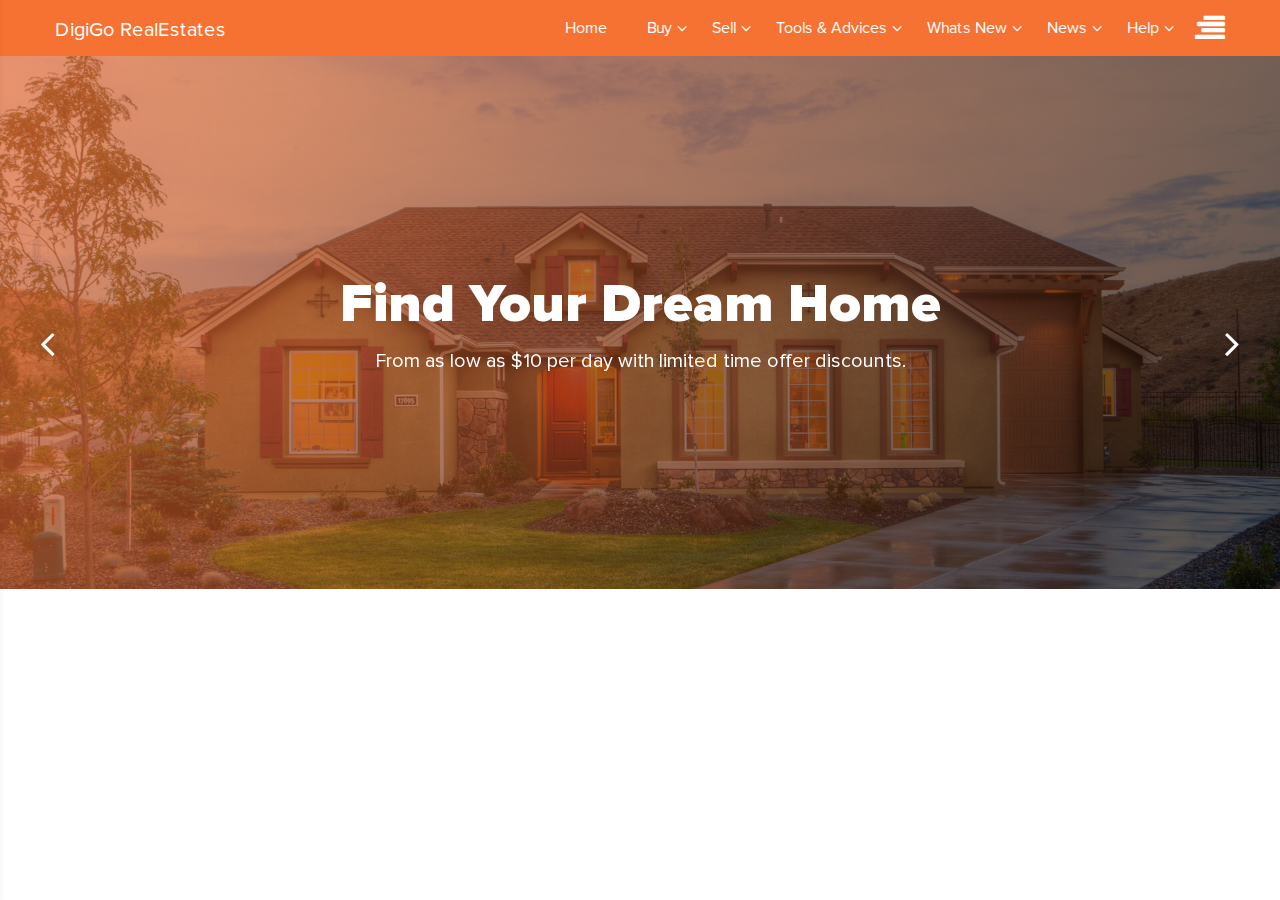
<file: index.html>
<!DOCTYPE html>
<html>
   <head>
      <title>Homepage</title>
      <meta charset="utf-8">
      <meta name="viewport">
      <meta name="viewport" content="width=device-width, initial-scale=1.0">
      <link rel="stylesheet" type="text/css" href="css/font-awesome.css">
     <link rel="stylesheet" type="text/css" href="css/slick.css">
      <link rel="stylesheet" type="text/css" href="css/bootstrap.css">
      <link rel="stylesheet" type="text/css" href="css/style.css">
   </head>
   <body>
      <header class="main-header">
         <div class="wrapper">
            <div class="logo">	
               <a class="navbar-brand com-logo" href="#">DigiGo RealEstates</a>	
            </div>
            <nav class="navbar navbar-expand-md ">
               <button class="navbar-toggler" type="button" data-toggle="collapse" data-target="#collapsibleNavbar">
                  
                  <span class="icon-bar"></span>
                  <span class="icon-bar"></span>
                  <span class="icon-bar"></span>
                  </button>
               <div class="collapse navbar-collapse" id="collapsibleNavbar">
                     <ul class="navbar-nav ml-auto">
                        <li class="nav-item">
                           <a class="nav-link home-link" href="#" title="Home" >Home</a>
                        </li>
                          <li class="nav-item dropdown-link">
                           <a class="nav-link " href="#" title="About Us" >Buy</a>
                           		<div class="dropdown-box">
                           		<div class="row ">		
                       				<div class="col-lg-3 col-md-6">
                       					<div class="nav-head"> Properties in New-Delhi</div>
                       					<ul>
                       						<li><a href="#" title="" class="captialize"> 24k+ Flats</a></li>	
                       						<li><a href="#" title="" class="captialize"> 3k + hose villa</a></li>
                       						<li><a href="#" title="" class="captialize">1k+ Pg Homes </a></li>
                       						<li><a href="#" title="" class="captialize">1k+ Pg Homes </a></li>
                       						<li><a href="#" title="" class="captialize">1k+ Pg Homes </a></li>
                       					</ul>
                       				 </div>
                       				<div class="col-lg-3 col-md-6"> 
                       						<div class="nav-head">Featured Collections </div>
                       					<ul>
                       						<li><a href="#" title="" class="captialize">1k+ Pg Homes </a></li>	
                       						<li><a href="#" title="" class="captialize">1k+ Pg Homes </a></li>
                       						<li><a href="#" title="" class="captialize">1k+ Pg Homes </a></li>
                       						<li><a href="#" title="" class="captialize"> 1k+ Pg Homes </a></li>
                       						<li><a href="#" title="" class="captialize"> 1k+ Pg Homes</a></li>
                       					</ul>

                       				</div>
                       				<div class="col-lg-3 col-md-6"> 
                       					<div class="nav-head"> Budget Friendly Homes</div>
                       					<ul>
                       						<li><a href="#" title="" class="captialize">1k+ Pg Homes </a></li>	
                       						<li><a href="#" title="" class="captialize">1k+ Pg Homes </a></li>
                       						<li><a href="#" title="" class="captialize"> 1k+ Pg Homes</a></li>
                       						<li><a href="#" title="" class="captialize"> 1k+ Pg Homes</a></li>
                       						<li><a href="#" title="" class="captialize"> 1k+ Pg Homes</a></li>
                       					</ul>

                       				</div>
                       				<div class="col-lg-3 col-md-6"> 
                       					<div class="nav-head">Rental Assistance </div>
                       					<ul>
                       						<li><a href="#" title="" class="captialize">1k+ Pg Homes </a></li>	
                       						<li><a href="#" title="" class="captialize">1k+ Pg Homes </a></li>
                       						<li><a href="#" title="" class="captialize">1k+ Pg Homes </a></li>
                       						<li><a href="#" title="" class="captialize"> 1k+ Pg Homes</a></li>
                       						<li><a href="#" title="" class="captialize"> 1k+ Pg Homes</a></li>
                       					</ul>

                       				</div>
                       				</div>
                           		</div>	
                        </li>
                        <li class="nav-item dropdown-link">
                           <a class="nav-link " href="#" title="About Us" >Sell</a>
                           <div class="dropdown-box sell">
                           		<div class="row ">		
                       				<div class="col-sm-6">
                       					<div class="nav-head"> Properties in New-Delhi</div>
                       					<ul>
                       						<li><a href="#" title="" class="captialize"> 24k+ Flats</a></li>	
                       						<li><a href="#" title="" class="captialize"> 3k + hose villa</a></li>
                       						<li><a href="#" title="" class="captialize">1k+ Pg Homes </a></li>
                       						<li><a href="#" title="" class="captialize">1k+ Pg Homes </a></li>
                       						<li><a href="#" title="" class="captialize">1k+ Pg Homes </a></li>
                       					</ul>
                       				 </div>
                       				<div class="col-sm-6"> 
                       						<div class="nav-head">Featured Collections </div>
                       					<ul>
                       						<li><a href="#" title="" class="captialize">1k+ Pg Homes </a></li>	
                       						<li><a href="#" title="" class="captialize">1k+ Pg Homes </a></li>
                       						<li><a href="#" title="" class="captialize">1k+ Pg Homes </a></li>
                       						<li><a href="#" title="" class="captialize"> 1k+ Pg Homes </a></li>
                       						<li><a href="#" title="" class="captialize"> 1k+ Pg Homes</a></li>
                       					</ul>

                       				</div>
                       				
                       				</div>
                           		</div>
                        </li>
                        <li class="nav-item  dropdown-link">
                           <a class="nav-link" href="#" title="Contact Us">Tools & Advices</a>
                           <div class="dropdown-box tools single-row-box">
                           		<div class="row ">		
                       				<div class="col-sm-12">
                       					<div class="nav-head"> Properties in New-Delhi</div>
                       					<ul>
                       						<li><a href="#" title="" class="captialize"> 24k+ Flats</a></li>	
                       						<li><a href="#" title="" class="captialize"> 3k + hose villa</a></li>
                       						<li><a href="#" title="" class="captialize">1k+ Pg Homes </a></li>
                       						<li><a href="#" title="" class="captialize">1k+ Pg Homes </a></li>
                       						<li><a href="#" title="" class="captialize">1k+ Pg Homes </a></li>
                       					</ul>
        
                       				</div>
                           		</div>
                        </li>
                        <li class="nav-item dropdown-link">
                           <a class="nav-link" href="#" title="Log In" >Whats New</a>
                           		 <div class="dropdown-box new single-row-box">
                           		<div class="row ">		
                       				<div class="col-sm-12">
                       					<div class="nav-head"> Properties in New-Delhi</div>
                       					<ul>
                       						<li><a href="#" title="" class="captialize"> 24k+ Flats</a></li>	
                       						<li><a href="#" title="" class="captialize"> 3k + hose villa</a></li>
                       						<li><a href="#" title="" class="captialize">1k+ Pg Homes </a></li>
                       						<li><a href="#" title="" class="captialize">1k+ Pg Homes </a></li>
                       						<li><a href="#" title="" class="captialize">1k+ Pg Homes </a></li>
                       					</ul>
        
                       				</div>
                           		</div>	
                        </li>
                          <li class="nav-item dropdown-link">
                           <a class="nav-link" href="#" title="Log In" >News</a>
                           		 <div class="dropdown-box news single-row-box">
                           		<div class="row ">		
                       				<div class="col-sm-12">
                       					<div class="nav-head"> Properties in New-Delhi</div>
                       					<ul>
                       						<li><a href="#" title="" class="captialize"> 24k+ Flats</a></li>	
                       						<li><a href="#" title="" class="captialize"> 3k + hose villa</a></li>
                       						<li><a href="#" title="" class="captialize">1k+ Pg Homes </a></li>
                       						<li><a href="#" title="" class="captialize">1k+ Pg Homes </a></li>
                       						<li><a href="#" title="" class="captialize">1k+ Pg Homes </a></li>
                       					</ul>
        
                       				</div>
                           		</div>	
                        </li>
                          <li class="nav-item dropdown-link">
                           <a class="nav-link" href="#" title="Log In" >Help</a>
                           		 <div class="dropdown-box Help single-row-box">
                           		<div class="row ">		
                       				<div class="col-sm-12">
                       					<div class="nav-head"> Properties in New-Delhi</div>
                       					<ul>
                       						<li><a href="#" title="" class="captialize"> 24k+ Flats</a></li>	
                       						<li><a href="#" title="" class="captialize"> 3k + hose villa</a></li>
                       						<li><a href="#" title="" class="captialize">1k+ Pg Homes </a></li>
                       						<li><a href="#" title="" class="captialize">1k+ Pg Homes </a></li>
                       						<li><a href="#" title="" class="captialize">1k+ Pg Homes </a></li>
                       					</ul>
        
                       				</div>
                           		</div>	
                        </li>
                        
                     </ul>
                  </div>
                  <div class="ham-icon ml-3">
                  <i class="fa fa-align-right sidebar-collapse"> </i>
               </div>
               <div class="overlay"> </div>
               <div class="sidebar-content">
                  <div class="flex items-center">
                     <div class="notification-grid">
                        <i class="fa fa-bell"> </i>
                        <span class="captialize notification-txt">See Alerts </span>	
                     </div>
                     <div class="notification-grid"> 
                        <i class="fa fa-star"> </i>
                        <span class="captialize notification-txt">Shortlist </span>
                     </div>
                     <div class="notification-grid">
                        <i class="close-icon fa fa-times v-top"> </i>
                     </div>
                  </div>
                  <ul class="sidebar-list">
                     <li>
                        <a href="#buy" title="Buy"  class="main-items"> Buy </a>
                        	
                     </li>
                     <li><a href="#" title="Rent" class="main-items"> Rent </a></li>
                     <li><a href="#" title="Sell" class="main-items"> Sell </a></li>
                     <li><a href="#" title="Tools & Advice" class="main-items">Tools & Advice </a></li>
                     <li><a href="#" title="News" class="main-items">News </a></li>
                  </ul>
               </div>
            </nav>
         </div>
      </header>

<!-- Banner section -->
<div class="banner-top-sec relative">
		<div class="fade-sec">
 			<div><img src="./images/1.jpg" class="img-fluid"  width="100%"> </div>
 			<div><img src="./images/2.jpg" class="img-fluid"  width="100%"></div>
    </div>	
    <div class="banner-txt-sec absolute">
          <h1 class="captialize head-lg">Find your dream home  </h1>
          <p>From as low as $10 per day with limited time offer discounts.</p>
    </div>
</div>
<!-- Banner section -->
<script src="js/jquery.min.js"></script>
<script src="js/slick.min.js"> </script>
<script src="js/bootstrap.min.js"></script>
<script type="text/javascript">
$(document).ready(function(){
  $('.sidebar-collapse').click(function(){
       $('.sidebar-content').addClass('show-sidebar');
         	$('.overlay').css('display','block');
         });
         $('.close-icon').click(function(){
         	$('.sidebar-content').removeClass('show-sidebar');
         	$('.overlay').css('display','none');
         });
         $('.navbar-toggler').on('click', function (){
         $('.navbar-toggler').toggleClass('ham-rotate');
       });
  });
         $(document).ready(function(){
 				 
$('.fade-sec').slick({
  dots: true,
  autoplay:true,
  infinite: true,
  speed: 400,
  fade: true,
  cssEase: 'linear'
});
   			
});
    
      </script>
   </body>
</html>
</file>
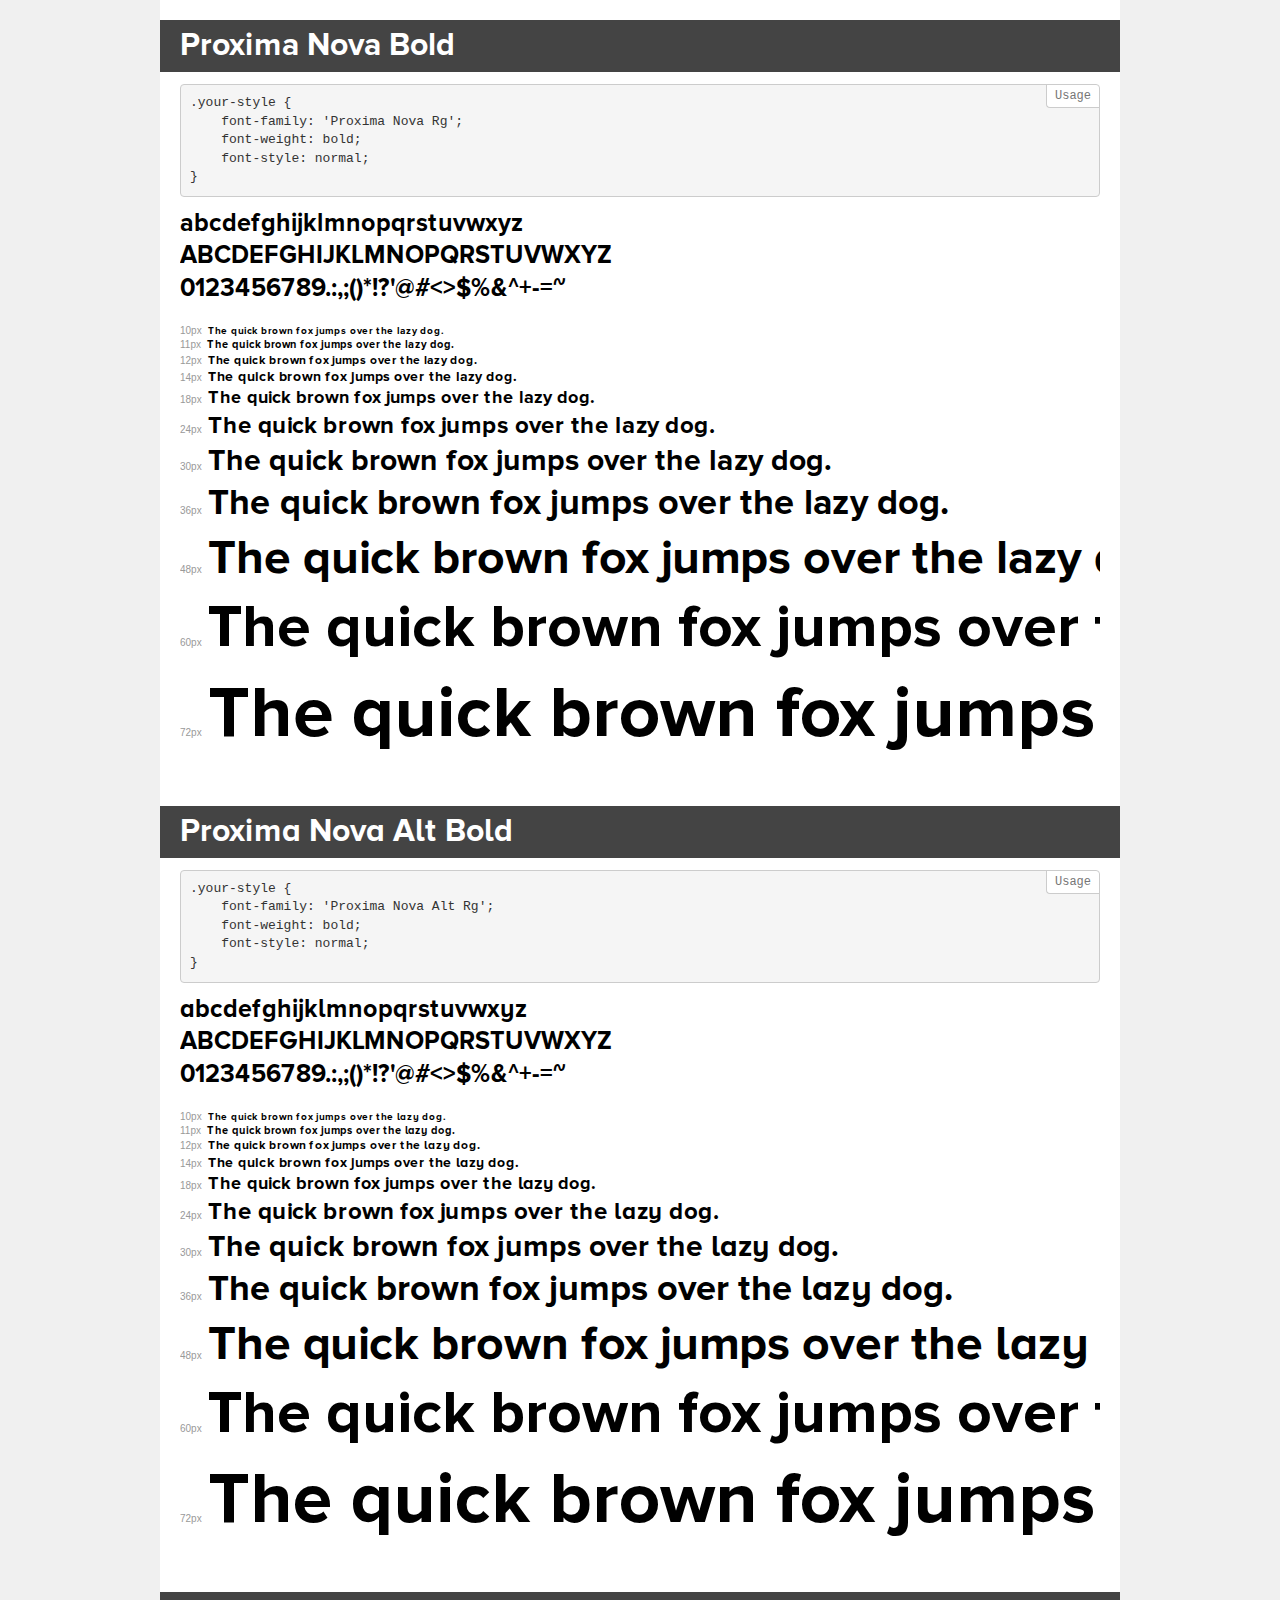
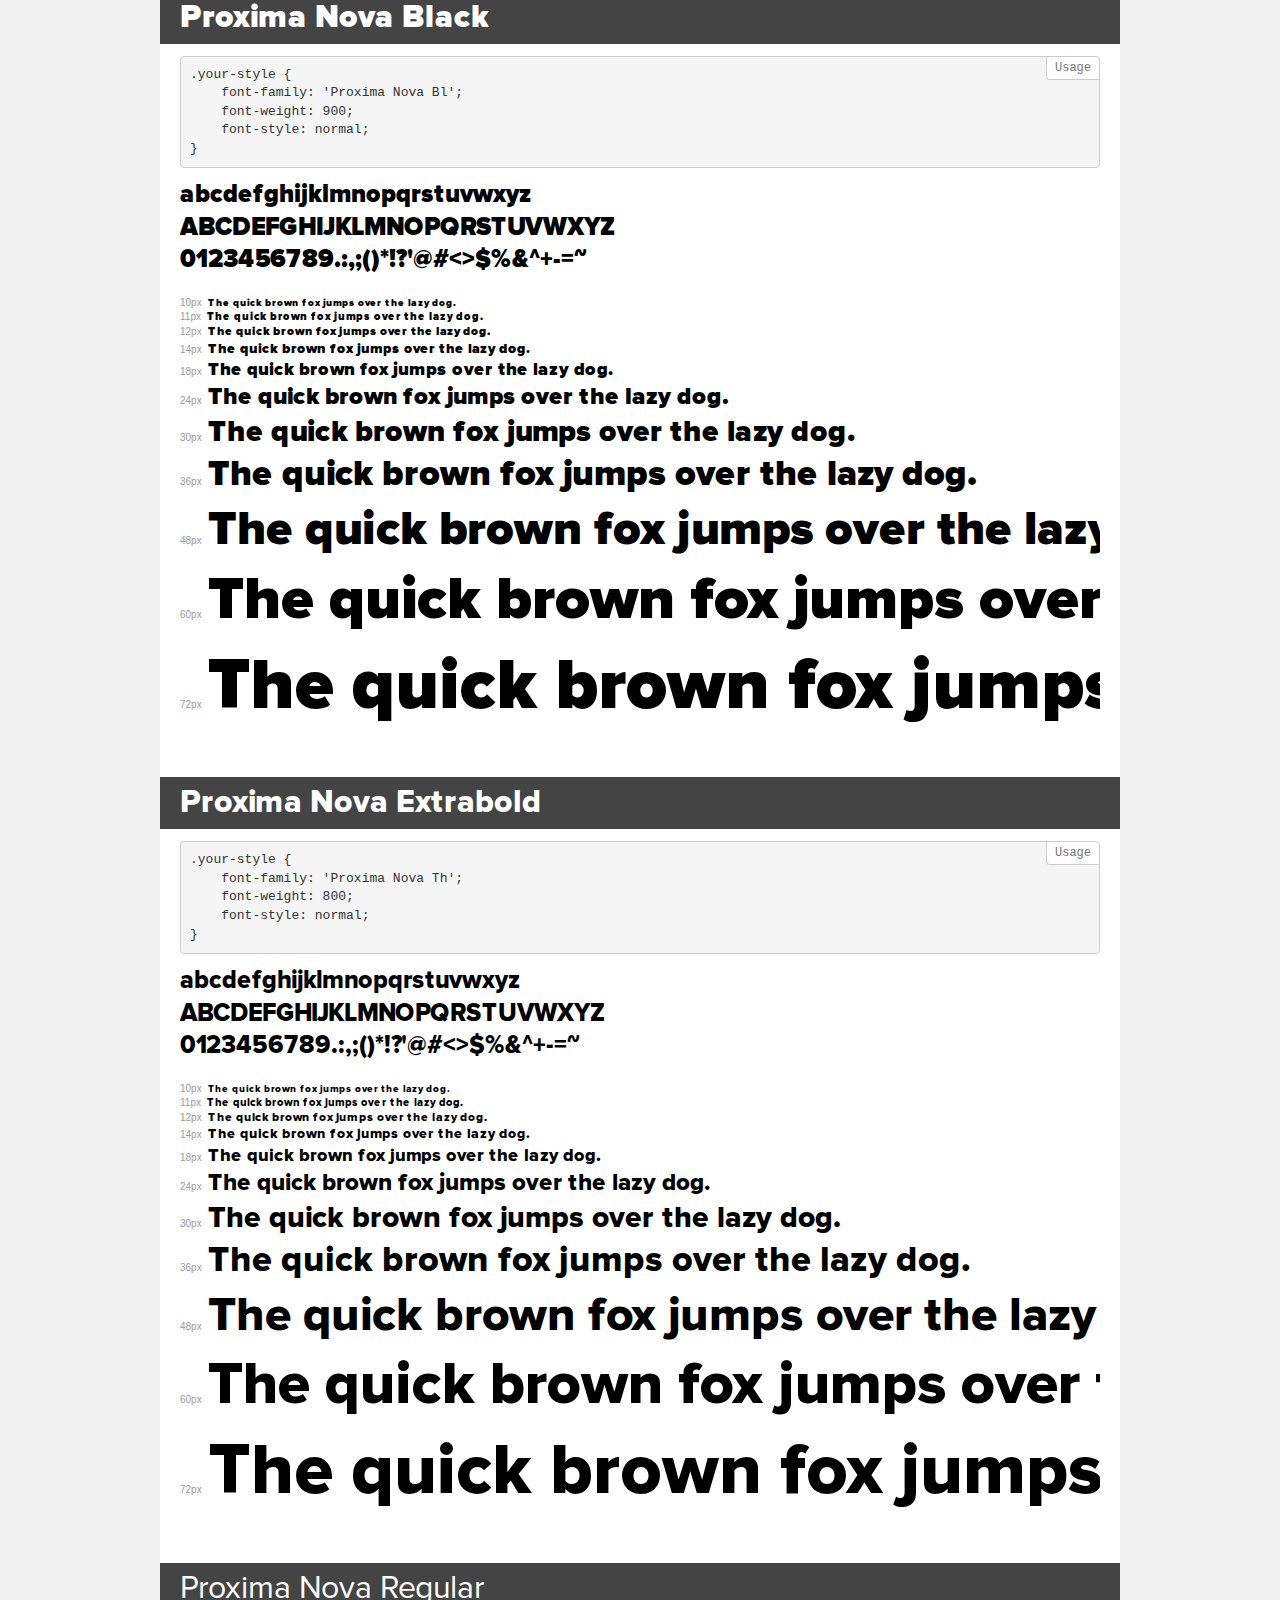
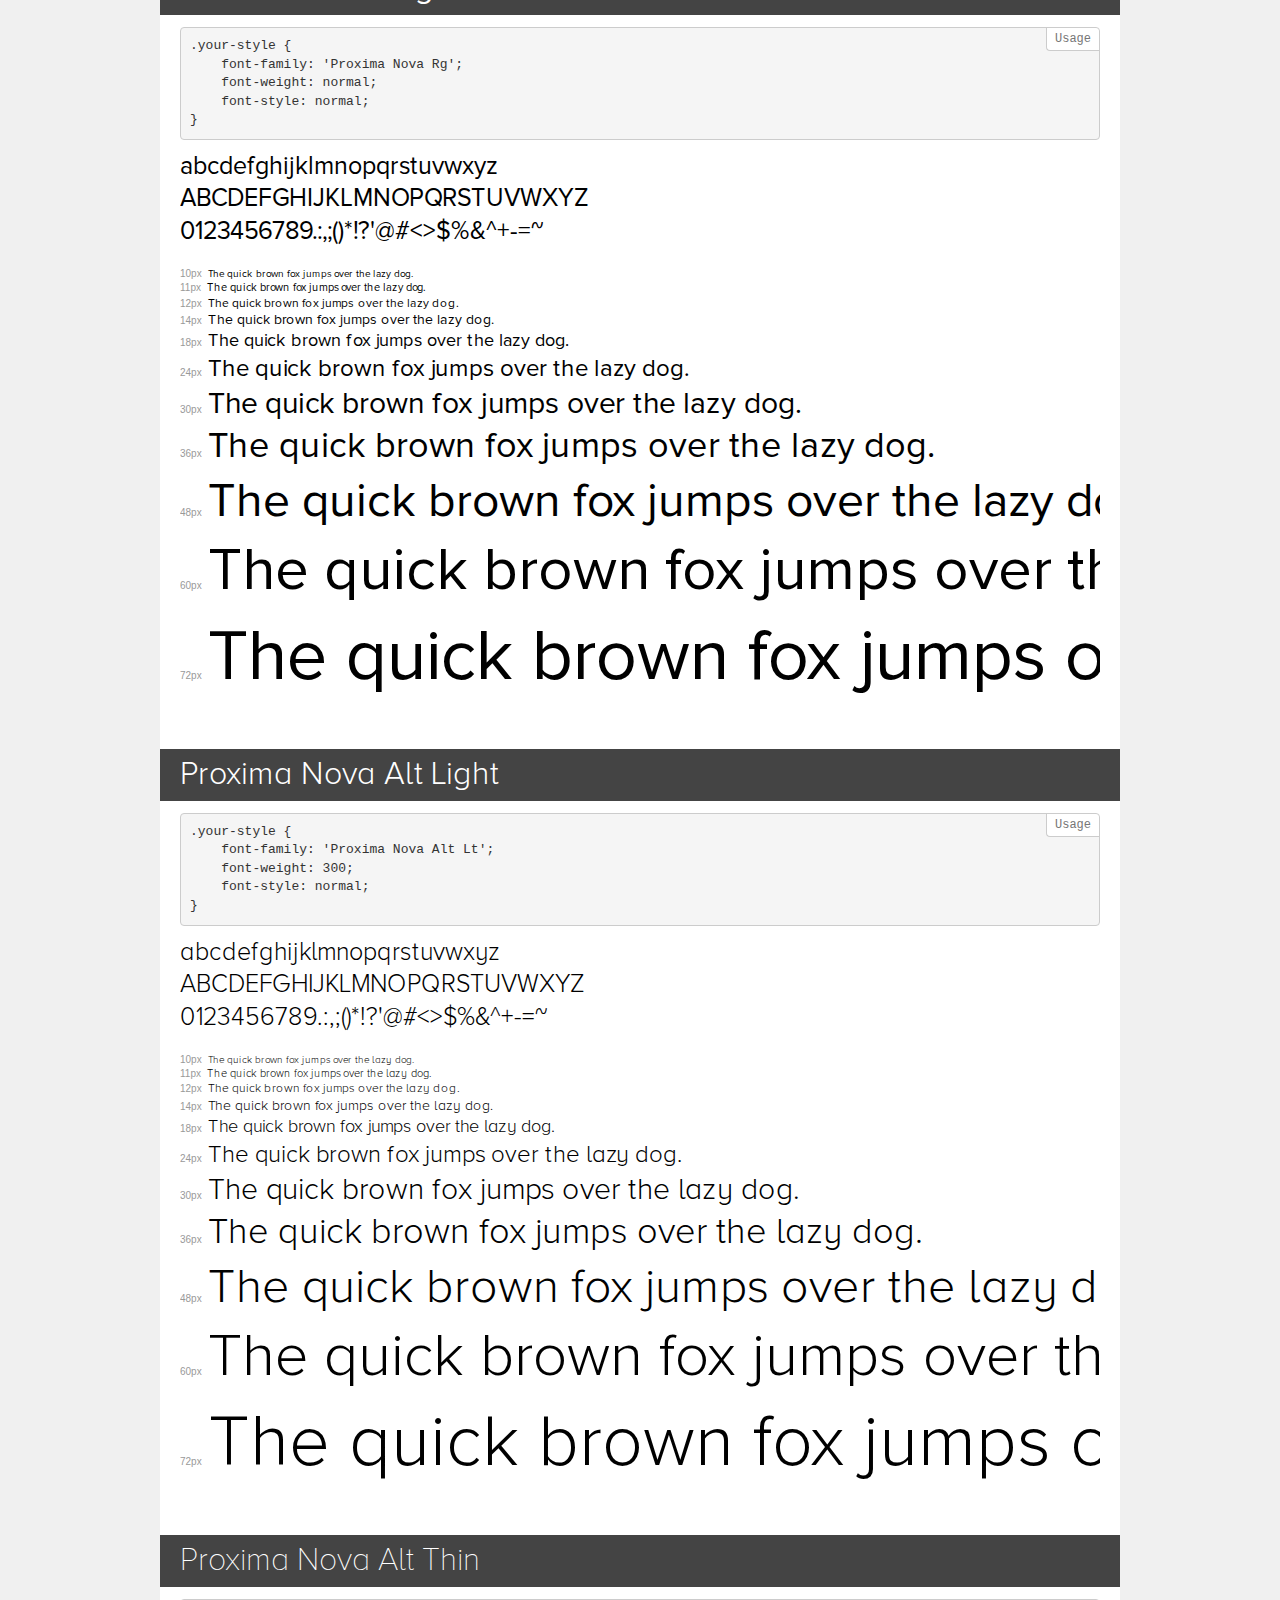
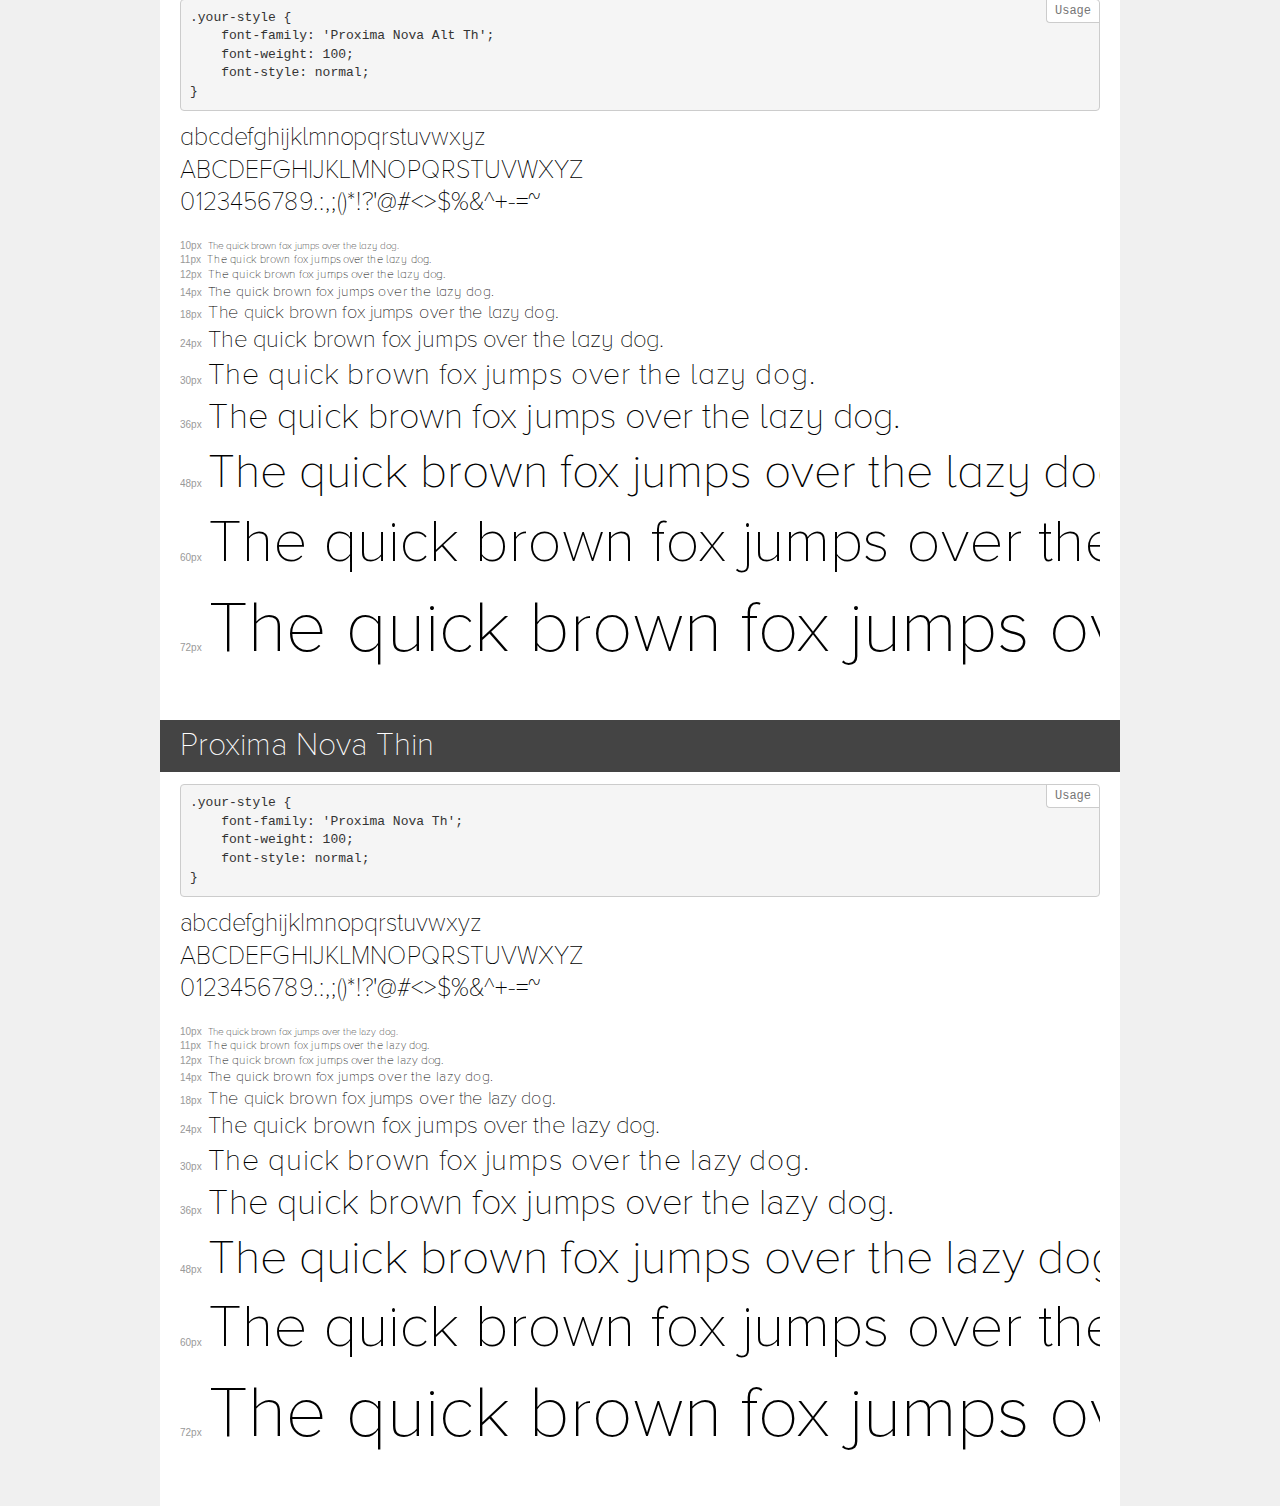
<file: fonts/demo.html>
<!DOCTYPE html>
<html lang="en">
<head>
    <meta charset="utf-8">
    <meta http-equiv="X-UA-Compatible" content="IE=edge">
    <meta name="viewport" content="width=device-width, initial-scale=1">
    <meta name="robots" content="noindex, noarchive">
    <meta name="format-detection" content="telephone=no">
    <title>Transfonter demo</title>
    <link href="stylesheet.css" rel="stylesheet">
    <style>
        /*
        http://meyerweb.com/eric/tools/css/reset/
        v2.0 | 20110126
        License: none (public domain)
        */
        html, body, div, span, applet, object, iframe,
        h1, h2, h3, h4, h5, h6, p, blockquote, pre,
        a, abbr, acronym, address, big, cite, code,
        del, dfn, em, img, ins, kbd, q, s, samp,
        small, strike, strong, sub, sup, tt, var,
        b, u, i, center,
        dl, dt, dd, ol, ul, li,
        fieldset, form, label, legend,
        table, caption, tbody, tfoot, thead, tr, th, td,
        article, aside, canvas, details, embed,
        figure, figcaption, footer, header, hgroup,
        menu, nav, output, ruby, section, summary,
        time, mark, audio, video {
            margin: 0;
            padding: 0;
            border: 0;
            font-size: 100%;
            font: inherit;
            vertical-align: baseline;
        }
        /* HTML5 display-role reset for older browsers */
        article, aside, details, figcaption, figure,
        footer, header, hgroup, menu, nav, section {
            display: block;
        }
        body {
            line-height: 1;
        }
        ol, ul {
            list-style: none;
        }
        blockquote, q {
            quotes: none;
        }
        blockquote:before, blockquote:after,
        q:before, q:after {
            content: '';
            content: none;
        }
        table {
            border-collapse: collapse;
            border-spacing: 0;
        }
        /* demo styles */
        body {
            background: #f0f0f0;
            color: #000;
        }
        .page {
            background: #fff;
            width: 920px;
            margin: 0 auto;
            padding: 20px 20px 0 20px;
            overflow: hidden;
        }
        .font-container {
            overflow-x: auto;
            overflow-y: hidden;
            margin-bottom: 40px;
            line-height: 1.3;
            white-space: nowrap;
            padding-bottom: 5px;
        }
        h1 {
            position: relative;
            background: #444;
            font-size: 32px;
            color: #fff;
            padding: 10px 20px;
            margin: 0 -20px 12px -20px;
        }
        .letters {
            font-size: 25px;
            margin-bottom: 20px;
        }
        .s10:before {
            content: '10px';
        }
        .s11:before {
            content: '11px';
        }
        .s12:before {
            content: '12px';
        }
        .s14:before {
            content: '14px';
        }
        .s18:before {
            content: '18px';
        }
        .s24:before {
            content: '24px';
        }
        .s30:before {
            content: '30px';
        }
        .s36:before {
            content: '36px';
        }
        .s48:before {
            content: '48px';
        }
        .s60:before {
            content: '60px';
        }
        .s72:before {
            content: '72px';
        }
        .s10:before, .s11:before, .s12:before, .s14:before,
        .s18:before, .s24:before, .s30:before, .s36:before,
        .s48:before, .s60:before, .s72:before {
            font-family: Arial, sans-serif;
            font-size: 10px;
            font-weight: normal;
            font-style: normal;
            color: #999;
            padding-right: 6px;
        }
        pre {
            display: block;
            position: relative;
            padding: 9px;
            margin: 0 0 10px;
            font-family: Monaco, Menlo, Consolas, "Courier New", monospace;
            font-size: 13px;
            line-height: 1.428571429;
            color: #333;
            font-weight: normal;
            font-style: normal;
            background-color: #f5f5f5;
            border: 1px solid #ccc;
            overflow-x: auto;
            border-radius: 4px;
        }
        pre:after {
            display: block;
            position: absolute;
            right: 0;
            top: 0;
            content: 'Usage';
            line-height: 1;
            padding: 5px 8px;
            font-size: 12px;
            color: #767676;
            background-color: #fff;
            border: 1px solid #ccc;
            border-right: none;
            border-top: none;
            border-radius: 0 4px 0 4px;
            z-index: 10;
        }
        /* responsive */
        @media (max-width: 959px) {
            .page {
                width: auto;
                margin: 0;
            }
        }
    </style>
</head>
<body>
<div class="page">
    <div class="demo">
        <h1 style="font-family: 'Proxima Nova Rg'; font-weight: bold; font-style: normal;">Proxima Nova Bold</h1>
        <pre>.your-style {
    font-family: 'Proxima Nova Rg';
    font-weight: bold;
    font-style: normal;
}</pre>
        <div class="font-container" style="font-family: 'Proxima Nova Rg'; font-weight: bold; font-style: normal;">
            <p class="letters">
                abcdefghijklmnopqrstuvwxyz<br>
ABCDEFGHIJKLMNOPQRSTUVWXYZ<br>
                0123456789.:,;()*!?'@#<>$%&^+-=~
            </p>
            <p class="s10" style="font-size: 10px;">The quick brown fox jumps over the lazy dog.</p>
            <p class="s11" style="font-size: 11px;">The quick brown fox jumps over the lazy dog.</p>
            <p class="s12" style="font-size: 12px;">The quick brown fox jumps over the lazy dog.</p>
            <p class="s14" style="font-size: 14px;">The quick brown fox jumps over the lazy dog.</p>
            <p class="s18" style="font-size: 18px;">The quick brown fox jumps over the lazy dog.</p>
            <p class="s24" style="font-size: 24px;">The quick brown fox jumps over the lazy dog.</p>
            <p class="s30" style="font-size: 30px;">The quick brown fox jumps over the lazy dog.</p>
            <p class="s36" style="font-size: 36px;">The quick brown fox jumps over the lazy dog.</p>
            <p class="s48" style="font-size: 48px;">The quick brown fox jumps over the lazy dog.</p>
            <p class="s60" style="font-size: 60px;">The quick brown fox jumps over the lazy dog.</p>
            <p class="s72" style="font-size: 72px;">The quick brown fox jumps over the lazy dog.</p>
        </div>
    </div>
    <div class="demo">
        <h1 style="font-family: 'Proxima Nova Alt Rg'; font-weight: bold; font-style: normal;">Proxima Nova Alt Bold</h1>
        <pre>.your-style {
    font-family: 'Proxima Nova Alt Rg';
    font-weight: bold;
    font-style: normal;
}</pre>
        <div class="font-container" style="font-family: 'Proxima Nova Alt Rg'; font-weight: bold; font-style: normal;">
            <p class="letters">
                abcdefghijklmnopqrstuvwxyz<br>
ABCDEFGHIJKLMNOPQRSTUVWXYZ<br>
                0123456789.:,;()*!?'@#<>$%&^+-=~
            </p>
            <p class="s10" style="font-size: 10px;">The quick brown fox jumps over the lazy dog.</p>
            <p class="s11" style="font-size: 11px;">The quick brown fox jumps over the lazy dog.</p>
            <p class="s12" style="font-size: 12px;">The quick brown fox jumps over the lazy dog.</p>
            <p class="s14" style="font-size: 14px;">The quick brown fox jumps over the lazy dog.</p>
            <p class="s18" style="font-size: 18px;">The quick brown fox jumps over the lazy dog.</p>
            <p class="s24" style="font-size: 24px;">The quick brown fox jumps over the lazy dog.</p>
            <p class="s30" style="font-size: 30px;">The quick brown fox jumps over the lazy dog.</p>
            <p class="s36" style="font-size: 36px;">The quick brown fox jumps over the lazy dog.</p>
            <p class="s48" style="font-size: 48px;">The quick brown fox jumps over the lazy dog.</p>
            <p class="s60" style="font-size: 60px;">The quick brown fox jumps over the lazy dog.</p>
            <p class="s72" style="font-size: 72px;">The quick brown fox jumps over the lazy dog.</p>
        </div>
    </div>
    <div class="demo">
        <h1 style="font-family: 'Proxima Nova Bl'; font-weight: 900; font-style: normal;">Proxima Nova Black</h1>
        <pre>.your-style {
    font-family: 'Proxima Nova Bl';
    font-weight: 900;
    font-style: normal;
}</pre>
        <div class="font-container" style="font-family: 'Proxima Nova Bl'; font-weight: 900; font-style: normal;">
            <p class="letters">
                abcdefghijklmnopqrstuvwxyz<br>
ABCDEFGHIJKLMNOPQRSTUVWXYZ<br>
                0123456789.:,;()*!?'@#<>$%&^+-=~
            </p>
            <p class="s10" style="font-size: 10px;">The quick brown fox jumps over the lazy dog.</p>
            <p class="s11" style="font-size: 11px;">The quick brown fox jumps over the lazy dog.</p>
            <p class="s12" style="font-size: 12px;">The quick brown fox jumps over the lazy dog.</p>
            <p class="s14" style="font-size: 14px;">The quick brown fox jumps over the lazy dog.</p>
            <p class="s18" style="font-size: 18px;">The quick brown fox jumps over the lazy dog.</p>
            <p class="s24" style="font-size: 24px;">The quick brown fox jumps over the lazy dog.</p>
            <p class="s30" style="font-size: 30px;">The quick brown fox jumps over the lazy dog.</p>
            <p class="s36" style="font-size: 36px;">The quick brown fox jumps over the lazy dog.</p>
            <p class="s48" style="font-size: 48px;">The quick brown fox jumps over the lazy dog.</p>
            <p class="s60" style="font-size: 60px;">The quick brown fox jumps over the lazy dog.</p>
            <p class="s72" style="font-size: 72px;">The quick brown fox jumps over the lazy dog.</p>
        </div>
    </div>
    <div class="demo">
        <h1 style="font-family: 'Proxima Nova Th'; font-weight: 800; font-style: normal;">Proxima Nova Extrabold</h1>
        <pre>.your-style {
    font-family: 'Proxima Nova Th';
    font-weight: 800;
    font-style: normal;
}</pre>
        <div class="font-container" style="font-family: 'Proxima Nova Th'; font-weight: 800; font-style: normal;">
            <p class="letters">
                abcdefghijklmnopqrstuvwxyz<br>
ABCDEFGHIJKLMNOPQRSTUVWXYZ<br>
                0123456789.:,;()*!?'@#<>$%&^+-=~
            </p>
            <p class="s10" style="font-size: 10px;">The quick brown fox jumps over the lazy dog.</p>
            <p class="s11" style="font-size: 11px;">The quick brown fox jumps over the lazy dog.</p>
            <p class="s12" style="font-size: 12px;">The quick brown fox jumps over the lazy dog.</p>
            <p class="s14" style="font-size: 14px;">The quick brown fox jumps over the lazy dog.</p>
            <p class="s18" style="font-size: 18px;">The quick brown fox jumps over the lazy dog.</p>
            <p class="s24" style="font-size: 24px;">The quick brown fox jumps over the lazy dog.</p>
            <p class="s30" style="font-size: 30px;">The quick brown fox jumps over the lazy dog.</p>
            <p class="s36" style="font-size: 36px;">The quick brown fox jumps over the lazy dog.</p>
            <p class="s48" style="font-size: 48px;">The quick brown fox jumps over the lazy dog.</p>
            <p class="s60" style="font-size: 60px;">The quick brown fox jumps over the lazy dog.</p>
            <p class="s72" style="font-size: 72px;">The quick brown fox jumps over the lazy dog.</p>
        </div>
    </div>
    <div class="demo">
        <h1 style="font-family: 'Proxima Nova Rg'; font-weight: normal; font-style: normal;">Proxima Nova Regular</h1>
        <pre>.your-style {
    font-family: 'Proxima Nova Rg';
    font-weight: normal;
    font-style: normal;
}</pre>
        <div class="font-container" style="font-family: 'Proxima Nova Rg'; font-weight: normal; font-style: normal;">
            <p class="letters">
                abcdefghijklmnopqrstuvwxyz<br>
ABCDEFGHIJKLMNOPQRSTUVWXYZ<br>
                0123456789.:,;()*!?'@#<>$%&^+-=~
            </p>
            <p class="s10" style="font-size: 10px;">The quick brown fox jumps over the lazy dog.</p>
            <p class="s11" style="font-size: 11px;">The quick brown fox jumps over the lazy dog.</p>
            <p class="s12" style="font-size: 12px;">The quick brown fox jumps over the lazy dog.</p>
            <p class="s14" style="font-size: 14px;">The quick brown fox jumps over the lazy dog.</p>
            <p class="s18" style="font-size: 18px;">The quick brown fox jumps over the lazy dog.</p>
            <p class="s24" style="font-size: 24px;">The quick brown fox jumps over the lazy dog.</p>
            <p class="s30" style="font-size: 30px;">The quick brown fox jumps over the lazy dog.</p>
            <p class="s36" style="font-size: 36px;">The quick brown fox jumps over the lazy dog.</p>
            <p class="s48" style="font-size: 48px;">The quick brown fox jumps over the lazy dog.</p>
            <p class="s60" style="font-size: 60px;">The quick brown fox jumps over the lazy dog.</p>
            <p class="s72" style="font-size: 72px;">The quick brown fox jumps over the lazy dog.</p>
        </div>
    </div>
    <div class="demo">
        <h1 style="font-family: 'Proxima Nova Alt Lt'; font-weight: 300; font-style: normal;">Proxima Nova Alt Light</h1>
        <pre>.your-style {
    font-family: 'Proxima Nova Alt Lt';
    font-weight: 300;
    font-style: normal;
}</pre>
        <div class="font-container" style="font-family: 'Proxima Nova Alt Lt'; font-weight: 300; font-style: normal;">
            <p class="letters">
                abcdefghijklmnopqrstuvwxyz<br>
ABCDEFGHIJKLMNOPQRSTUVWXYZ<br>
                0123456789.:,;()*!?'@#<>$%&^+-=~
            </p>
            <p class="s10" style="font-size: 10px;">The quick brown fox jumps over the lazy dog.</p>
            <p class="s11" style="font-size: 11px;">The quick brown fox jumps over the lazy dog.</p>
            <p class="s12" style="font-size: 12px;">The quick brown fox jumps over the lazy dog.</p>
            <p class="s14" style="font-size: 14px;">The quick brown fox jumps over the lazy dog.</p>
            <p class="s18" style="font-size: 18px;">The quick brown fox jumps over the lazy dog.</p>
            <p class="s24" style="font-size: 24px;">The quick brown fox jumps over the lazy dog.</p>
            <p class="s30" style="font-size: 30px;">The quick brown fox jumps over the lazy dog.</p>
            <p class="s36" style="font-size: 36px;">The quick brown fox jumps over the lazy dog.</p>
            <p class="s48" style="font-size: 48px;">The quick brown fox jumps over the lazy dog.</p>
            <p class="s60" style="font-size: 60px;">The quick brown fox jumps over the lazy dog.</p>
            <p class="s72" style="font-size: 72px;">The quick brown fox jumps over the lazy dog.</p>
        </div>
    </div>
    <div class="demo">
        <h1 style="font-family: 'Proxima Nova Alt Th'; font-weight: 100; font-style: normal;">Proxima Nova Alt Thin</h1>
        <pre>.your-style {
    font-family: 'Proxima Nova Alt Th';
    font-weight: 100;
    font-style: normal;
}</pre>
        <div class="font-container" style="font-family: 'Proxima Nova Alt Th'; font-weight: 100; font-style: normal;">
            <p class="letters">
                abcdefghijklmnopqrstuvwxyz<br>
ABCDEFGHIJKLMNOPQRSTUVWXYZ<br>
                0123456789.:,;()*!?'@#<>$%&^+-=~
            </p>
            <p class="s10" style="font-size: 10px;">The quick brown fox jumps over the lazy dog.</p>
            <p class="s11" style="font-size: 11px;">The quick brown fox jumps over the lazy dog.</p>
            <p class="s12" style="font-size: 12px;">The quick brown fox jumps over the lazy dog.</p>
            <p class="s14" style="font-size: 14px;">The quick brown fox jumps over the lazy dog.</p>
            <p class="s18" style="font-size: 18px;">The quick brown fox jumps over the lazy dog.</p>
            <p class="s24" style="font-size: 24px;">The quick brown fox jumps over the lazy dog.</p>
            <p class="s30" style="font-size: 30px;">The quick brown fox jumps over the lazy dog.</p>
            <p class="s36" style="font-size: 36px;">The quick brown fox jumps over the lazy dog.</p>
            <p class="s48" style="font-size: 48px;">The quick brown fox jumps over the lazy dog.</p>
            <p class="s60" style="font-size: 60px;">The quick brown fox jumps over the lazy dog.</p>
            <p class="s72" style="font-size: 72px;">The quick brown fox jumps over the lazy dog.</p>
        </div>
    </div>
    <div class="demo">
        <h1 style="font-family: 'Proxima Nova Th'; font-weight: 100; font-style: normal;">Proxima Nova Thin</h1>
        <pre>.your-style {
    font-family: 'Proxima Nova Th';
    font-weight: 100;
    font-style: normal;
}</pre>
        <div class="font-container" style="font-family: 'Proxima Nova Th'; font-weight: 100; font-style: normal;">
            <p class="letters">
                abcdefghijklmnopqrstuvwxyz<br>
ABCDEFGHIJKLMNOPQRSTUVWXYZ<br>
                0123456789.:,;()*!?'@#<>$%&^+-=~
            </p>
            <p class="s10" style="font-size: 10px;">The quick brown fox jumps over the lazy dog.</p>
            <p class="s11" style="font-size: 11px;">The quick brown fox jumps over the lazy dog.</p>
            <p class="s12" style="font-size: 12px;">The quick brown fox jumps over the lazy dog.</p>
            <p class="s14" style="font-size: 14px;">The quick brown fox jumps over the lazy dog.</p>
            <p class="s18" style="font-size: 18px;">The quick brown fox jumps over the lazy dog.</p>
            <p class="s24" style="font-size: 24px;">The quick brown fox jumps over the lazy dog.</p>
            <p class="s30" style="font-size: 30px;">The quick brown fox jumps over the lazy dog.</p>
            <p class="s36" style="font-size: 36px;">The quick brown fox jumps over the lazy dog.</p>
            <p class="s48" style="font-size: 48px;">The quick brown fox jumps over the lazy dog.</p>
            <p class="s60" style="font-size: 60px;">The quick brown fox jumps over the lazy dog.</p>
            <p class="s72" style="font-size: 72px;">The quick brown fox jumps over the lazy dog.</p>
        </div>
    </div>
</div>
</body>
</html>
</file>
<file: fonts/stylesheet.css>
@font-face {
    font-family: 'Proxima Nova Rg';
    src: url('ProximaNova-Bold.eot');
    src: url('ProximaNova-Bold.eot?#iefix') format('embedded-opentype'),
        url('ProximaNova-Bold.woff2') format('woff2'),
        url('ProximaNova-Bold.woff') format('woff'),
        url('ProximaNova-Bold.ttf') format('truetype'),
        url('ProximaNova-Bold.svg#ProximaNova-Bold') format('svg');
    font-weight: bold;
    font-style: normal;
    font-display: swap;
}

@font-face {
    font-family: 'Proxima Nova Alt Rg';
    src: url('ProximaNovaA-Bold.eot');
    src: url('ProximaNovaA-Bold.eot?#iefix') format('embedded-opentype'),
        url('ProximaNovaA-Bold.woff2') format('woff2'),
        url('ProximaNovaA-Bold.woff') format('woff'),
        url('ProximaNovaA-Bold.ttf') format('truetype'),
        url('ProximaNovaA-Bold.svg#ProximaNovaA-Bold') format('svg');
    font-weight: bold;
    font-style: normal;
    font-display: swap;
}

@font-face {
    font-family: 'Proxima Nova Bl';
    src: url('ProximaNova-Black.eot');
    src: url('ProximaNova-Black.eot?#iefix') format('embedded-opentype'),
        url('ProximaNova-Black.woff2') format('woff2'),
        url('ProximaNova-Black.woff') format('woff'),
        url('ProximaNova-Black.ttf') format('truetype'),
        url('ProximaNova-Black.svg#ProximaNova-Black') format('svg');
    font-weight: 900;
    font-style: normal;
    font-display: swap;
}

@font-face {
    font-family: 'Proxima Nova Th';
    src: url('ProximaNova-Extrabld.eot');
    src: url('ProximaNova-Extrabld.eot?#iefix') format('embedded-opentype'),
        url('ProximaNova-Extrabld.woff2') format('woff2'),
        url('ProximaNova-Extrabld.woff') format('woff'),
        url('ProximaNova-Extrabld.ttf') format('truetype'),
        url('ProximaNova-Extrabld.svg#ProximaNova-Extrabld') format('svg');
    font-weight: 800;
    font-style: normal;
    font-display: swap;
}

@font-face {
    font-family: 'Proxima Nova Rg';
    src: url('ProximaNova-Regular.eot');
    src: url('ProximaNova-Regular.eot?#iefix') format('embedded-opentype'),
        url('ProximaNova-Regular.woff2') format('woff2'),
        url('ProximaNova-Regular.woff') format('woff'),
        url('ProximaNova-Regular.ttf') format('truetype'),
        url('ProximaNova-Regular.svg#ProximaNova-Regular') format('svg');
    font-weight: normal;
    font-style: normal;
    font-display: swap;
}

@font-face {
    font-family: 'Proxima Nova Alt Lt';
    src: url('ProximaNovaA-Light.eot');
    src: url('ProximaNovaA-Light.eot?#iefix') format('embedded-opentype'),
        url('ProximaNovaA-Light.woff2') format('woff2'),
        url('ProximaNovaA-Light.woff') format('woff'),
        url('ProximaNovaA-Light.ttf') format('truetype'),
        url('ProximaNovaA-Light.svg#ProximaNovaA-Light') format('svg');
    font-weight: 300;
    font-style: normal;
    font-display: swap;
}

@font-face {
    font-family: 'Proxima Nova Alt Th';
    src: url('ProximaNovaA-Thin.eot');
    src: url('ProximaNovaA-Thin.eot?#iefix') format('embedded-opentype'),
        url('ProximaNovaA-Thin.woff2') format('woff2'),
        url('ProximaNovaA-Thin.woff') format('woff'),
        url('ProximaNovaA-Thin.ttf') format('truetype'),
        url('ProximaNovaA-Thin.svg#ProximaNovaA-Thin') format('svg');
    font-weight: 100;
    font-style: normal;
    font-display: swap;
}

@font-face {
    font-family: 'Proxima Nova Th';
    src: url('ProximaNovaT-Thin.eot');
    src: url('ProximaNovaT-Thin.eot?#iefix') format('embedded-opentype'),
        url('ProximaNovaT-Thin.woff2') format('woff2'),
        url('ProximaNovaT-Thin.woff') format('woff'),
        url('ProximaNovaT-Thin.ttf') format('truetype'),
        url('ProximaNovaT-Thin.svg#ProximaNovaT-Thin') format('svg');
    font-weight: 100;
    font-style: normal;
    font-display: swap;
}
</file>
<file: css/style.css>
/******************** Reset css *******************/
html, body, div, span, applet, object, iframe,h1, h2, h3, h4, h5, h6, p, blockquote, pre,a, abbr, acronym, address, big, cite, code,del, dfn, em, img, ins, kbd, q, s, samp,
small, strike, strong, sub, sup, tt, var,
b, u, i, center,
dl, dt, dd, ol, ul, li,
fieldset, form, label, legend,
table, caption, tbody, tfoot, thead, tr, th, td,
article, aside, canvas, details, embed, 
figure, figcaption, footer, header, hgroup, 
menu, nav, output, ruby, section, summary,
time, mark, audio, video {
	margin: 0;
	padding: 0;
	border: 0;
	font-size: 100%;
	font: inherit;
	vertical-align: baseline;
}
/* HTML5 display-role reset for older browsers */
article, aside, details, figcaption, figure, footer, header, hgroup, menu, nav, section {display: block;}
body {line-height: 1;}
ol, ul {list-style: none;}
blockquote, q {quotes: none;}
blockquote:before, blockquote:after,q:before, q:after {content: '';content: none;}
table {border-collapse: collapse;border-spacing: 0;}
a:hover,a{text-decoration: none;}

/******************** Reset css *******************/

/******************* fonts *******************/
@font-face {
    font-family: 'Proxima Nova Rg';
    src: url('../fonts/ProximaNova-Bold.eot');
    src: url('../fonts/ProximaNova-Bold.eot?#iefix') format('embedded-opentype'),
        url('../fonts/ProximaNova-Bold.woff2') format('woff2'),
        url('../fonts/ProximaNova-Bold.woff') format('woff'),
        url('../fonts/ProximaNova-Bold.ttf') format('truetype'),
        url('../fonts/ProximaNova-Bold.svg#ProximaNova-Bold') format('svg');
    font-weight: bold;
    font-style: normal;
    font-display: swap;
}

@font-face {
    font-family: 'Proxima Nova Alt Rg';
    src: url('../fonts/ProximaNovaA-Bold.eot');
    src: url('../fonts/ProximaNovaA-Bold.eot?#iefix') format('embedded-opentype'),
        url('../fonts/ProximaNovaA-Bold.woff2') format('woff2'),
        url('../fonts/ProximaNovaA-Bold.woff') format('woff'),
        url('../fonts/ProximaNovaA-Bold.ttf') format('truetype'),
        url('../fonts/ProximaNovaA-Bold.svg#ProximaNovaA-Bold') format('svg');
    font-weight: bold;
    font-style: normal;
    font-display: swap;
}

@font-face {
    font-family: 'Proxima Nova Bl';
    src: url('../fonts/ProximaNova-Black.eot');
    src: url('../fonts/ProximaNova-Black.eot?#iefix') format('embedded-opentype'),
        url('../fonts/ProximaNova-Black.woff2') format('woff2'),
        url('../fonts/ProximaNova-Black.woff') format('woff'),
        url('../fonts/ProximaNova-Black.ttf') format('truetype'),
        url('../fonts/ProximaNova-Black.svg#ProximaNova-Black') format('svg');
    font-weight: 900;
    font-style: normal;
    font-display: swap;
}

@font-face {
    font-family: 'Proxima Nova Th';
    src: url('../fonts/ProximaNova-Extrabld.eot');
    src: url('../fonts/ProximaNova-Extrabld.eot?#iefix') format('embedded-opentype'),
        url('../fonts/ProximaNova-Extrabld.woff2') format('woff2'),
        url('../fonts/ProximaNova-Extrabld.woff') format('woff'),
        url('../fonts/ProximaNova-Extrabld.ttf') format('truetype'),
        url('../fonts/ProximaNova-Extrabld.svg#ProximaNova-Extrabld') format('svg');
    font-weight: 800;
    font-style: normal;
    font-display: swap;
}

@font-face {
    font-family: 'Proxima Nova Rg';
    src: url('../fonts/ProximaNova-Regular.eot');
    src: url('../fonts/ProximaNova-Regular.eot?#iefix') format('embedded-opentype'),
        url('../fonts/ProximaNova-Regular.woff2') format('woff2'),
        url('../fonts/ProximaNova-Regular.woff') format('woff'),
        url('../fonts/ProximaNova-Regular.ttf') format('truetype'),
        url('../fonts/ProximaNova-Regular.svg#ProximaNova-Regular') format('svg');
    font-weight: normal;
    font-style: normal;
    font-display: swap;
}

@font-face {
    font-family: 'Proxima Nova Alt Lt';
    src: url('../fonts/ProximaNovaA-Light.eot');
    src: url('../fonts/ProximaNovaA-Light.eot?#iefix') format('embedded-opentype'),
        url('../fonts/ProximaNovaA-Light.woff2') format('woff2'),
        url('../fonts/ProximaNovaA-Light.woff') format('woff'),
        url('../fonts/ProximaNovaA-Light.ttf') format('truetype'),
        url('../fonts/ProximaNovaA-Light.svg#ProximaNovaA-Light') format('svg');
    font-weight: 300;
    font-style: normal;
    font-display: swap;
}

@font-face {
    font-family: 'Proxima Nova Alt Th';
    src: url('../fonts/ProximaNovaA-Thin.eot');
    src: url('../fonts/ProximaNovaA-Thin.eot?#iefix') format('embedded-opentype'),
        url('../fonts/ProximaNovaA-Thin.woff2') format('woff2'),
        url('../fonts/ProximaNovaA-Thin.woff') format('woff'),
        url('../fonts/ProximaNovaA-Thin.ttf') format('truetype'),
        url('../fonts/ProximaNovaA-Thin.svg#ProximaNovaA-Thin') format('svg');
    font-weight: 100;
    font-style: normal;
    font-display: swap;
}

@font-face {
    font-family: 'Proxima Nova Th';
    src: url('../fonts/ProximaNovaT-Thin.eot');
    src: url('../fonts/ProximaNovaT-Thin.eot?#iefix') format('embedded-opentype'),
        url('../fonts/ProximaNovaT-Thin.woff2') format('woff2'),
        url('../fonts/ProximaNovaT-Thin.woff') format('woff'),
        url('../fonts/ProximaNovaT-Thin.ttf') format('truetype'),
        url('../fonts/ProximaNovaT-Thin.svg#ProximaNovaT-Thin') format('svg');
    font-weight: 100;
    font-style: normal;
    font-display: swap;
}
/***************** fonts *******************/

/******************** Common css ******************/
.logo{ float: left;margin-top: 15px;}
.flex{display: flex;}
.relative{position: relative;}
.absolute{position: absolute;}
.items-center{align-items: center;}
.captialize{text-transform: capitalize;}
.uppercase{text-transform: uppercase;}
.space-btw{justify-content: space-between;}
.wrapper{max-width: 1200px;margin: 0 auto;padding: 0 15px;}
.v-top{vertical-align: top}
p,a{font-family: 'Proxima Nova Rg';}
/******************** Common css ******************/

.main-header{background-color: #f67232;display: inline-block;width: 100%;}
.com-logo{color: #fff;}
.main-header .navbar{padding: 0;}
.nav-form input{border-radius: 0;}
.main-header .input-group-text{background-color: #000;border-color: #000;color: #fff;border-radius: 0;outline: none;}
.icon-bar{height: 3px;width: 30px;color: red; background-color: #fff;display: block;margin: 5px 0;}
.ham-icon  i{font-size: 30px;color: #fff;cursor: pointer;}
.navbar-toggler {margin-left: auto;}
.sidebar-content{left:-260px;display: block;width: 260px; background: #fff;  border-left: 1px #e5e5e5 solid;height: 100%;opacity: 1!important;position: fixed; z-index: 5;top: 0; box-shadow: 0 0 5px 1px rgba(0,0,0,.05); font-size: 14px;color: #333;text-align: left; transition: ease-in left .4s;}
.inner-sidebar-list li a,.sidebar-content ul li a{color: #000;font-size: 23px;display: block;}
.sidebar-content .inner-sidebar-list li a{font-size: 20px !important;padding-left: 20px !important;}
.sidebar-content ul li a{border-bottom: 1px solid #ddd;padding: 10px 10px;}
.sidebar-content ul li  a:hover{background-color: #f67232;color: #fff;}
.notification-grid{cursor: pointer;;position: relative;flex-basis:33%;max-width: 33%;text-align: center;padding: 20px 0;}
.notification-txt{display: block;margin-top: 10px;}
.notification-grid i{font-size: 25px;color: #f67232;}
.notification-grid::after{content: '';position: absolute; height: 50px; width: 2px; background-color: #ddd; right: 0;top: 0;bottom: 0;margin: auto; opacity: 0.6;}
.show-sidebar{left: 0;}
.overlay{z-index: 4;display: none;height: 100%;width: 100%;position: fixed;background-color: rgba(0,0,0,0.6);left: 0;right: 0;bottom: 0;top: 0;}
.main-items::after{content:"\f105";font-family: 'FontAwesome';position: absolute;right: 20px; }
.main-items{position: relative;}
.internal-links{font-size: 14px;}
.nav-head{;color: #000;font-weight: bold;font-size: 18px;margin-bottom: 10px;border-bottom: #eaeaea solid 2px;padding: 0 0 10px;}
.dropdown-box{background-color: #fff;z-index: 88;transition: 0.3s ;display: none;border-radius: 10px;padding: 40px 10px;box-shadow: 0 2px 8px 0 rgba(0,0,0,0.4);font-family: 'Proxima Nova Alt Rg';position: absolute;left: 0;right: 0;width: 100%;margin: 1px auto 0;}
.dropdown-box ul li a{display: block;color: #000;padding: 10px;}
.dropdown-link:hover .dropdown-box{display: block;}
.dropdown-box.single-row-box{width:300px;}
.tools{left:20%; }
.new{left: 48%;}
.news{left: 70%;}
.Help{left: 75%;}
.main-header .navbar-expand-md .navbar-nav .nav-link{color: #fff;padding: 20px;font-family: 'Proxima Nova Rg';}
button.slick-next.slick-arrow,button.slick-prev.slick-arrow{position: absolute;top: 0;bottom: 0;margin: auto;	z-index: 10;background:transparent;border: none;font-size: 0;}
.slick-slide img,button.slick-next.slick-arrow:focus,button.slick-prev.slick-arrow:focus{outline: none;}
button.slick-next.slick-arrow::before{content: "\f105";font-family: 'FontAwesome';font-size: 41px;color: #fff;right: 40px; position: absolute;outline: none;}
button.slick-prev.slick-arrow::before{    content: "\f104";font-family: 'FontAwesome';font-size: 41px;color: #fff; left: 40px; position: absolute;  outline: none;}
button.slick-next.slick-arrow{right: 0;}
.slick-dots{display: none !important;}
.slick-slide::before{content: '';background-image:-webkit-linear-gradient( -36deg, rgba(264,114,50,1) 0%, rgba(0,0,0,1) 100%);height: 100%;width: 100%;position: absolute;opacity: 0.7;}
.main-header .navbar-expand-md .navbar-nav .nav-link::after{content: "\f107";position: absolute;font-family: 'FontAwesome';padding-left: 5px;}
.main-header .navbar-expand-md .navbar-nav .nav-link.home-link::after{content: none;}
.dropdown-box ul li a:hover{background-color: #f67232;color: #fff;}
.head-lg{font-size:55px;color: #fff;font-family: 'Proxima Nova Bl';}
.banner-txt-sec{top: 50%;left: 50%;transform: translate(-50%,-50%);color: #fff;text-align: center;}
.banner-txt-sec p{font-size: 20px;margin-top: 20px;}
/**************Media Query ******************/
@media only screen and (max-width: 991px)
{
.main-header .navbar-expand-md .navbar-nav .nav-link{padding: 0 10px;}
}

@media only screen and (max-width: 767px)
{
.main-header .navbar{position: static;}
.navbar-collapse{z-index: 44;position: absolute;top: 45px;background-color: #000;left: 0;right: 0;width: 100%;}
.main-header .navbar-expand-md .navbar-nav .nav-link{padding:20px  15px;font-size: 19px;}
.dropdown-box{display: none;visibility: hidden;}
.dropdown-link:hover .dropdown-box{display: none;visibility: hidden;}
.navbar-toggler:focus{outline: none;}
button.navbar-toggler.ham-rotate .icon-bar:first-child{transition: .2s;-webkit-transform: rotate(-45deg);-ms-transform: rotate(-45deg);-o-transform: rotate(-45deg);transform: rotate(-45deg);transform-origin: 25px 4px;top: -7px;}
button.navbar-toggler.ham-rotate .icon-bar:last-child{transition: .2s;-webkit-transform: rotate(45deg); -ms-transform: rotate(45deg);-o-transform: rotate(45deg);transform: rotate(45deg); top: 0px;}
button.navbar-toggler.ham-rotate :nth-child(2){transition: .2s;display: none;}

/**************Media Query ******************/
</file>
